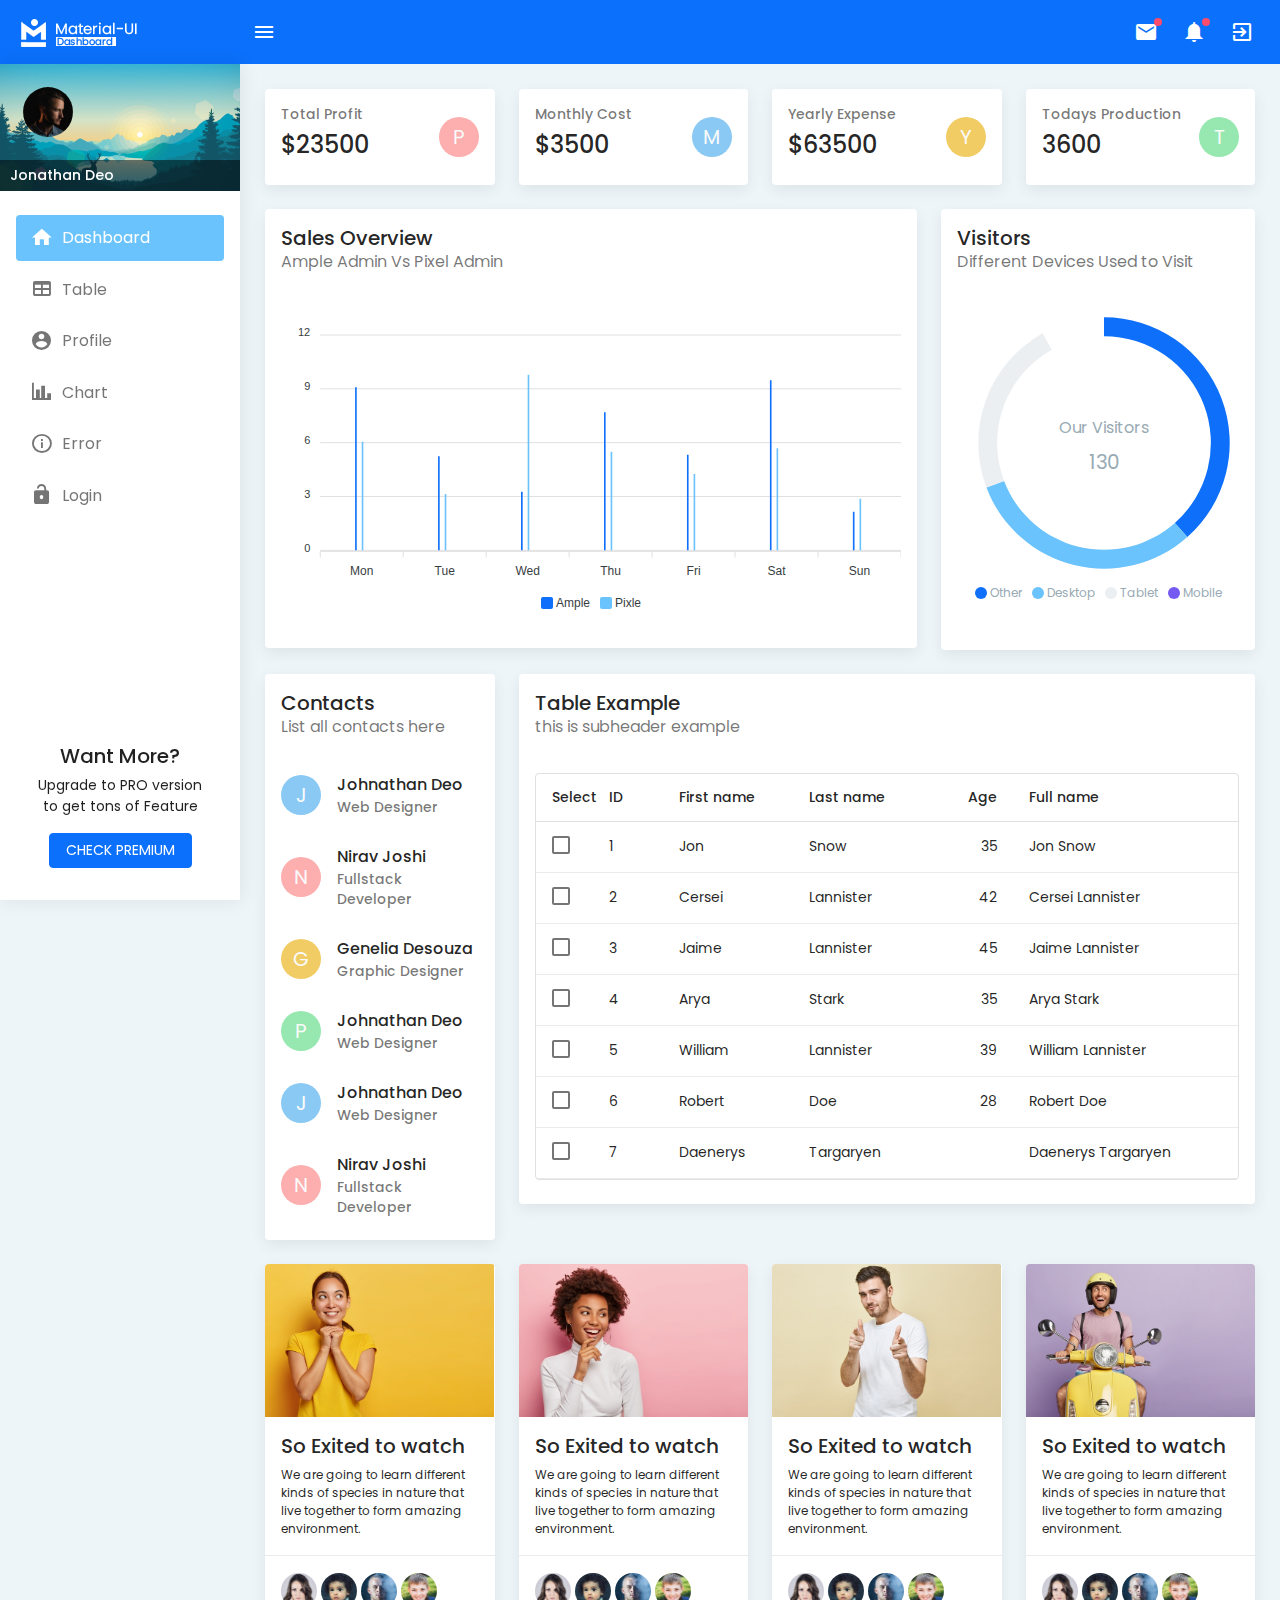
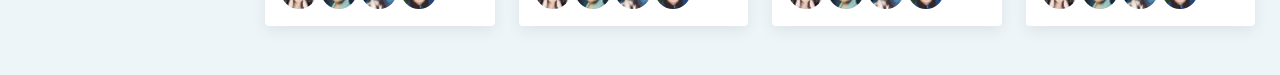
<file: index.html>
<!doctype html>
<html lang="en">
  <head>
    <!-- Required meta tags -->
    <meta charset="utf-8">
    <meta name="viewport" content="width=device-width, initial-scale=1">

    <!-- Css file -->
    <link rel="stylesheet" href="./css/style.css">
    <link rel="stylesheet" href="./apexcharts-bundle/dist/apexcharts.css">
    <title>Material-Ui Dashboard Free Bootstrap App - by Wrappixel</title>
  </head>
  <body>

    <!-- Header Start -->
    <header class="top-navbar">
      <nav class="navbar navbar-expand navbar-light">
        <div class="navbar-header">

          <!-- navbar logo -->
          <a class="navbar-brand" href="index.html">
            <span>
              <img src="./images/logo-light-icon.png" alt="light icon">
            </span>
            <span class="logo-text d-none d-xl-inline">
              <img src="./images/logo-light-text.png" alt="light text">
            </span>
          </a>
        </div>

        <!-- collapse button -->
        <button class="navbar-toggler shadow-none border-0" type="button" data-bs-toggle="collapse" data-bs-target="#navbarSupportedContent"
        aria-controls="navbarSupportedContent" aria-expanded="false" aria-label="Toggle navigation">
        <i class=" fas fa-ellipsis-h"></i>
        </button>

        <!-- navbar items -->
        <div class="collapse navbar-collapse" id="navbarSupportedContent">
          <ul class="navbar-nav me-auto toggle-minimize">
            <li class="nav-item">
              <a class="nav-link active" aria-current="page" href="#"><i class="mdi mdi-menu"></i></a>
            </li>
          </ul>
          <ul class="navbar-nav">
            <li class="nav-item dropdown">
              <a class="nav-link dropdown-toggle" href="#" id="navbarDropdown" role="button" data-bs-toggle="dropdown"
                aria-expanded="false">
                <i class="mdi mdi-email"></i>
                <div class="notify">
                  <span class="point"></span>
                </div>
              </a>
              <ul class="dropdown-menu" aria-labelledby="navbarDropdown"></ul>
            </li>
            <li class="nav-item dropdown">
              <a class="nav-link dropdown-toggle" href="#" id="navbarDropdown" role="button" data-bs-toggle="dropdown"
                aria-expanded="false">
                <i class="mdi mdi-bell"></i>
                <div class="notify">
                  <span class="point"></span>
                </div>
              </a>
              <ul class="dropdown-menu" aria-labelledby="navbarDropdown"></ul>
            </li>
            <li class="nav-item">
              <a class="nav-link active" aria-current="page" href="#"><i class="mdi mdi-login-variant"></i></a>
            </li>
          </ul>
        </div>
      </nav>
    </header>
    <!-- Header End -->

    <!-- Left sidebar Start-->
    <aside class="left-sidebar">
      <div class="scroll-sidebar">
        <div class="user-profile">
          <div class="profile-img">
            <img class="img-fluid rounded-circle" src="./images/users/user_1.png" alt="user 1">
          </div>
          <div class="profile-text dropdown">
            <a class="dropdown-toggle text-white d-flex align-items-center justify-content-between" href="#" role="button" id="dropdownMenuLink" data-bs-toggle="dropdown" aria-expanded="false">
              <span>Jonathan Deo</span> 
              <i class="fas fa-angle-down "></i>
            </a>
            <ul class="dropdown-menu" aria-labelledby="dropdownMenuLink">
              <li><a class="dropdown-item" href="#">Profile</a></li>
              <li><a class="dropdown-item" href="#">My account</a></li>
              <li><a class="dropdown-item" href="#">Logout</a></li>
            </ul>
          </div>
        </div>

        <nav class="sidebar-nav"> 
          <ul>
            <li class="sidebar-item">
              <a href="index.html" class="sidebar-link active">
                <i class="mdi mdi-home"></i>
                <span class="hide-menu">Dashboard</span>
              </a>
            </li>
            <li class="sidebar-item">
              <a href="table.html" class="sidebar-link">
                <i class="mdi mdi-table"></i>
                <span class="hide-menu">Table</span>
              </a>
            </li>
            <li class="sidebar-item">
              <a href="profile.html" class="sidebar-link">
                <i class="mdi mdi-account-circle"></i>
                <span class="hide-menu">Profile</span>
              </a>
            </li>
            <li class="sidebar-item">
              <a href="chart.html" class="sidebar-link">
                <i class="mdi mdi-chart-bar"></i>
                <span class="hide-menu">Chart</span>
              </a>
            </li>
            <li class="sidebar-item">
              <a href="error.html" class="sidebar-link">
                <i class="mdi mdi-information-outline"></i>
                <span class="hide-menu">Error</span>
              </a>
            </li>
            <li class="sidebar-item">
              <a href="login.html" class="sidebar-link">
                <i class="mdi mdi-lock-open"></i>
                <span class="hide-menu">Login</span>
              </a>
            </li>
          </ul>
        </nav>
        <div class="flex-grow-1"></div>
        <div class="feature-box text-center">
          <h4>Want More?</h4>
          <p>Upgrade to PRO version to get tons of Feature</p>
          <button class="btn btn-primary mt-3">Check Premium</button>
        </div>
      </div>
    </aside>
    <!-- left sidebar End -->

    <div class="main-wrapper">
      <div class="container-fluid">
        <div class="row">
          <!-- column -->
          <div class="col-lg-3 col-sm-6">
            <div class="card">
              <div class="card-body">
                <div class="d-flex justify-content-between align-items-center">
                  <div>
                    <h6 class="text-secondary">Total Profit</h6>
                    <h3>$23500</h3>
                  </div>
                  <div class="rounded bg-pink rounded-circle text-center">P</div>
                </div>
              </div>
            </div>
          </div>
          <!-- column -->
          <div class="col-lg-3 col-sm-6">
            <div class="card">
              <div class="card-body">
                <div class="d-flex justify-content-between align-items-center">
                  <div>
                    <h6 class="text-secondary">Monthly Cost</h6>
                    <h3>$3500</h3>
                  </div>
                  <div class="rounded bg-info rounded-circle text-center">M</div>
                </div>
              </div>
            </div>
          </div>
          <!-- column -->
          <div class="col-lg-3 col-sm-6">
            <div class="card">
              <div class="card-body">
                <div class="d-flex justify-content-between align-items-center">
                  <div>
                    <h6 class="text-secondary">Yearly Expense</h6>
                    <h3>$63500</h3>
                  </div>
                  <div class="rounded bg-warning rounded-circle text-center">Y</div>
                </div>
              </div>
            </div>
          </div>
          <!-- column -->
          <div class="col-lg-3 col-sm-6">
            <div class="card">
              <div class="card-body">
                <div class="d-flex justify-content-between align-items-center">
                  <div>
                    <h6 class="text-secondary">Todays Production</h6>
                    <h3>3600</h3>
                  </div>
                  <div class="rounded bg-success rounded-circle text-center">T</div>
                </div>
              </div>
            </div>
          </div>
        </div>

        <div class="row">
          <div class="col-lg-8">
            <!-- Sales Overview Start -->
            <div class="card">
              <div class="card-body">
                <h4 class="card-title">Sales Overview</h4>
                <p class="card-subtitle">Ample Admin Vs Pixel Admin</p>
              </div>
              <div class="card-body">
                  <div id="sales-overview"></div>
              </div>
            </div>
            <!-- Sales Overview End -->
          </div>
          <div class="col-lg-4">
            <!-- Visitors Start -->
            <div class="card">
              <div class="card-body">
                <h4 class="card-title">Visitors</h4>
                <p class="card-subtitle">Different Devices Used to Visit</p>
              </div>
              <div class="card-body" style="height:359px;">
                <div id="visitors"></div>
              </div>
            </div>
            <!-- Visitors End -->
          </div>
        </div>

        <div class="row">
          <div class="col-lg-3">
            <!-- Contacts Start -->
            <div class="card contacts">
              <div class="card-body">
                <h4 class="card-title">Contacts</h4>
                <p class="card-subtitle">List all contacts here</p>
              </div>
              <div class="card-body">
                <div class="d-flex align-items-center">
                  <div class="me-3">
                    <div class="rounded bg-info rounded-circle text-center">J</div>
                  </div>
                  <div>
                    <h5>Johnathan Deo</h5>
                    <h6 class="text-secondary">Web Designer</h6>
                  </div>
                </div>
                <div class="d-flex align-items-center">
                  <div class="me-3">
                    <div class="rounded bg-pink rounded-circle text-center">N</div>
                  </div>
                  <div>
                    <h5>Nirav Joshi</h5>
                    <h6 class="text-secondary">Fullstack Developer</h6>
                  </div>
                </div>
                <div class="d-flex align-items-center">
                  <div class="me-3">
                    <div class="rounded bg-warning rounded-circle text-center">G</div>
                  </div>
                  <div>
                    <h5>Genelia Desouza</h5>
                    <h6 class="text-secondary">Graphic Designer</h6>
                  </div>
                </div>
                <div class="d-flex align-items-center">
                  <div class="me-3">
                    <div class="rounded bg-success rounded-circle text-center">P</div>
                  </div>
                  <div>
                    <h5>Johnathan Deo</h5>
                    <h6 class="text-secondary">Web Designer</h6>
                  </div>
                </div>
                <div class="d-flex align-items-center">
                  <div class="me-3">
                    <div class="rounded bg-info rounded-circle text-center">J</div>
                  </div>
                  <div>
                    <h5>Johnathan Deo</h5>
                    <h6 class="text-secondary">Web Designer</h6>
                  </div>
                </div>
                <div class="d-flex align-items-center">
                  <div class="me-3">
                    <div class="rounded bg-pink rounded-circle text-center">N</div>
                  </div>
                  <div>
                    <h5>Nirav Joshi</h5>
                    <h6 class="text-secondary">Fullstack Developer</h6>
                  </div>
                </div>
              </div>
            </div>
            <!-- Contacts End -->
          </div>

          <div class="col-lg-9">
            <!-- Table Example Start -->
            <div class="card">
              <div class="card-body">
                <h4 class="card-title">Table Example</h4>
                <p class="card-subtitle">this is subheader example</p>
              </div>
              <div class="card-body">
                <div class="table-responsive fs-6">
                  <table class="table text-truncate">
                    <!-- Table Header Start-->
                    <thead>
                      <tr>
                        <th scope="col"><span class="fw-bold">Select</span></th>
                        <th scope="col"><span class="fw-bold">ID</span></th>
                        <th scope="col"><span class="fw-bold">First name</span></th>
                        <th scope="col"><span class="fw-bold">Last name</span></th>
                        <th scope="col"><span class="fw-bold">Age</span></th>
                        <th scope="col"><span class="fw-bold">Full name</span></th>
                        <th scope="col"><span class="fw-bold"></span></th>
                      </tr>
                    </thead>
                     <!-- Table Header End-->

                      <!-- Table Body Start-->
                    <tbody>
                      <tr>
                        <td scope="row">
                          <div class="form-check">
                            <input class="form-check-input" type="checkbox" value="" id="flexCheckChecked">
                            <label class="form-check-label" for="flexCheckChecked"></label>
                          </div>
                        </td>
                        <td><span class="fw-normal">1</span></td>
                        <td><span class="fw-normal">Jon</span></td>
                        <td><span class="fw-normal">Snow</span></td>
                        <td><span class="fw-normal">35</span></td>
                        <td><span class="fw-normal">Jon Snow</span></td>
                        <td><span class="fw-normal"></span></td>
                      </tr>
                      <tr>
                        <td scope="row">
                          <div class="form-check">
                            <input class="form-check-input" type="checkbox" value="" id="flexCheckChecked">
                            <label class="form-check-label" for="flexCheckChecked"></label>
                          </div>
                        </td>
                        <td><span class="fw-normal">2</span></td>
                        <td><span class="fw-normal">Cersei</span></td>
                        <td><span class="fw-normal">Lannister</span></td>
                        <td><span class="fw-normal">42</span></td>
                        <td><span class="fw-normal">Cersei Lannister</span></td>
                        <td><span class="fw-normal"></span></td>
                      </tr>
                      <tr>
                        <td scope="row">
                          <div class="form-check">
                            <input class="form-check-input" type="checkbox" value="" id="flexCheckChecked">
                            <label class="form-check-label" for="flexCheckChecked"></label>
                          </div>
                        </td>
                        <td><span class="fw-normal">3</span></td>
                        <td><span class="fw-normal">Jaime</span></td>
                        <td><span class="fw-normal">Lannister</span></td>
                        <td><span class="fw-normal">45</span></td>
                        <td><span class="fw-normal">Jaime Lannister</span></td>
                        <td><span class="fw-normal"></span></td>
                      </tr>
                      <tr>
                        <td scope="row">
                          <div class="form-check">
                            <input class="form-check-input" type="checkbox" value="" id="flexCheckChecked">
                            <label class="form-check-label" for="flexCheckChecked"></label>
                          </div>
                        </td>
                        <td><span class="fw-normal">4</span></td>
                        <td><span class="fw-normal">Arya</span></td>
                        <td><span class="fw-normal">Stark</span></td>
                        <td><span class="fw-normal">35</span></td>
                        <td><span class="fw-normal">Arya Stark</span></td>
                        <td><span class="fw-normal"></span></td>
                      </tr>
                      <tr>
                        <td scope="row">
                          <div class="form-check">
                            <input class="form-check-input" type="checkbox" value="" id="flexCheckChecked">
                            <label class="form-check-label" for="flexCheckChecked"></label>
                          </div>
                        </td>
                        <td><span class="fw-normal">5</span></td>
                        <td><span class="fw-normal">William</span></td>
                        <td><span class="fw-normal">Lannister</span></td>
                        <td><span class="fw-normal">39</span></td>
                        <td><span class="fw-normal">William Lannister</span></td>
                        <td><span class="fw-normal"></span></td>
                      </tr>
                      <tr>
                        <td scope="row">
                          <div class="form-check">
                            <input class="form-check-input" type="checkbox" value="" id="flexCheckChecked">
                            <label class="form-check-label" for="flexCheckChecked"></label>
                          </div>
                        </td>
                        <td><span class="fw-normal">6</span></td>
                        <td><span class="fw-normal">Robert</span></td>
                        <td><span class="fw-normal">Doe</span></td>
                        <td><span class="fw-normal">28</span></td>
                        <td><span class="fw-normal">Robert Doe</span></td>
                        <td><span class="fw-normal"></span></td>
                      </tr>
                      <tr>
                        <td scope="row">
                          <div class="form-check">
                            <input class="form-check-input" type="checkbox" value="" id="flexCheckChecked">
                            <label class="form-check-label" for="flexCheckChecked"></label>
                          </div>
                        </td>
                        <td><span class="fw-normal">7</span></td>
                        <td><span class="fw-normal">Daenerys</span></td>
                        <td><span class="fw-normal">Targaryen</span></td>
                        <td><span class="fw-normal"></span></td>
                        <td><span class="fw-normal">Daenerys Targaryen</span></td>
                        <td><span class="fw-normal"></span></td>
                      </tr>
                    </tbody>
                     <!-- Table Body End-->
                  </table>
                </div>
              </div>
            </div>
            <!-- Table Example End -->
          </div>
        </div>

        <div class="row">
          <!-- column -->
          <div class="col-lg-3 col-sm-6">
            <div class="card img-box">
              <div><img class="img-fluid" src="./images/backgrounds/u1.jpg" alt="u1"></div>
              <div class="card-body border-bottom">
                <h4 class="card-title mb-2">So Exited to watch</h4>
                <p>We are going to learn different kinds of species in nature that live together to form amazing environment.</p>
              </div>
              <div class="card-body">
                <div class="d-flex">
                  <div><img class="rounded rounded-circle" src="./images/users/user_2.jpg" alt="user 2"></div>
                  <div><img class="rounded rounded-circle" src="./images/users/user_3.jpg" alt="user 3"></div>
                  <div><img class="rounded rounded-circle" src="./images/users/user_4.jpg" alt="user 4"></div>
                  <div><img class="rounded rounded-circle" src="./images/users/user_5.jpg" alt="user 5"></div>
                </div>
              </div>
            </div>
          </div>
          <!-- column -->
          <div class="col-lg-3 col-sm-6">
            <div class="card img-box">
              <div><img class="img-fluid" src="./images/backgrounds/u2.jpg" alt="u2"></div>
              <div class="card-body border-bottom">
                <h4 class="card-title mb-2">So Exited to watch</h4>
                <p>We are going to learn different kinds of species in nature that live together to form amazing environment.</p>
              </div>
              <div class="card-body">
                <div class="d-flex">
                  <div><img class="rounded rounded-circle" src="./images/users/user_2.jpg" alt="user 2"></div>
                  <div><img class="rounded rounded-circle" src="./images/users/user_3.jpg" alt="user 3"></div>
                  <div><img class="rounded rounded-circle" src="./images/users/user_4.jpg" alt="user 4"></div>
                  <div><img class="rounded rounded-circle" src="./images/users/user_5.jpg" alt="user 5"></div>
                </div>
              </div>
            </div>
          </div>
          <!-- column -->
          <div class="col-lg-3 col-sm-6">
            <div class="card img-box">
              <div><img class="img-fluid" src="./images/backgrounds/u3.jpg" alt="u3"></div>
              <div class="card-body border-bottom">
                <h4 class="card-title mb-2">So Exited to watch</h4>
                <p>We are going to learn different kinds of species in nature that live together to form amazing environment.</p>
              </div>
              <div class="card-body">
                <div class="d-flex">
                  <div><img class="rounded rounded-circle" src="./images/users/user_2.jpg" alt="user 2"></div>
                  <div><img class="rounded rounded-circle" src="./images/users/user_3.jpg" alt="user 3"></div>
                  <div><img class="rounded rounded-circle" src="./images/users/user_4.jpg" alt="user 4"></div>
                  <div><img class="rounded rounded-circle" src="./images/users/user_5.jpg" alt="user 5"></div>
                </div>
              </div>
            </div>
          </div>
          <!-- column -->
          <div class="col-lg-3 col-sm-6">
            <div class="card img-box">
              <div><img class="img-fluid" src="./images/backgrounds/u4.jpg" alt="u4"></div>
              <div class="card-body border-bottom">
                <h4 class="card-title mb-2">So Exited to watch</h4>
                <p>We are going to learn different kinds of species in nature that live together to form amazing environment.</p>
              </div>
              <div class="card-body">
                <div class="d-flex">
                  <div><img class="rounded rounded-circle" src="./images/users/user_2.jpg" alt="user 2"></div>
                  <div><img class="rounded rounded-circle" src="./images/users/user_3.jpg" alt="user 3"></div>
                  <div><img class="rounded rounded-circle" src="./images/users/user_4.jpg" alt="user 4"></div>
                  <div><img class="rounded rounded-circle" src="./images/users/user_5.jpg" alt="user 5"></div>
                </div>
              </div>
            </div>
          </div>
        </div>
      </div>
    </div>

    <!-- Required js file -->
    <script src="./js/jquery.min.js"></script>
    <script src="./js/bootstrap.bundle.min.js"></script>
    <script src="./apexcharts-bundle/dist/apexcharts.min.js"></script>
    <script src="./js/dashboard1.js"></script>
    <script src="./js/custom.js"></script>
    
  </body>
</html>
</file>
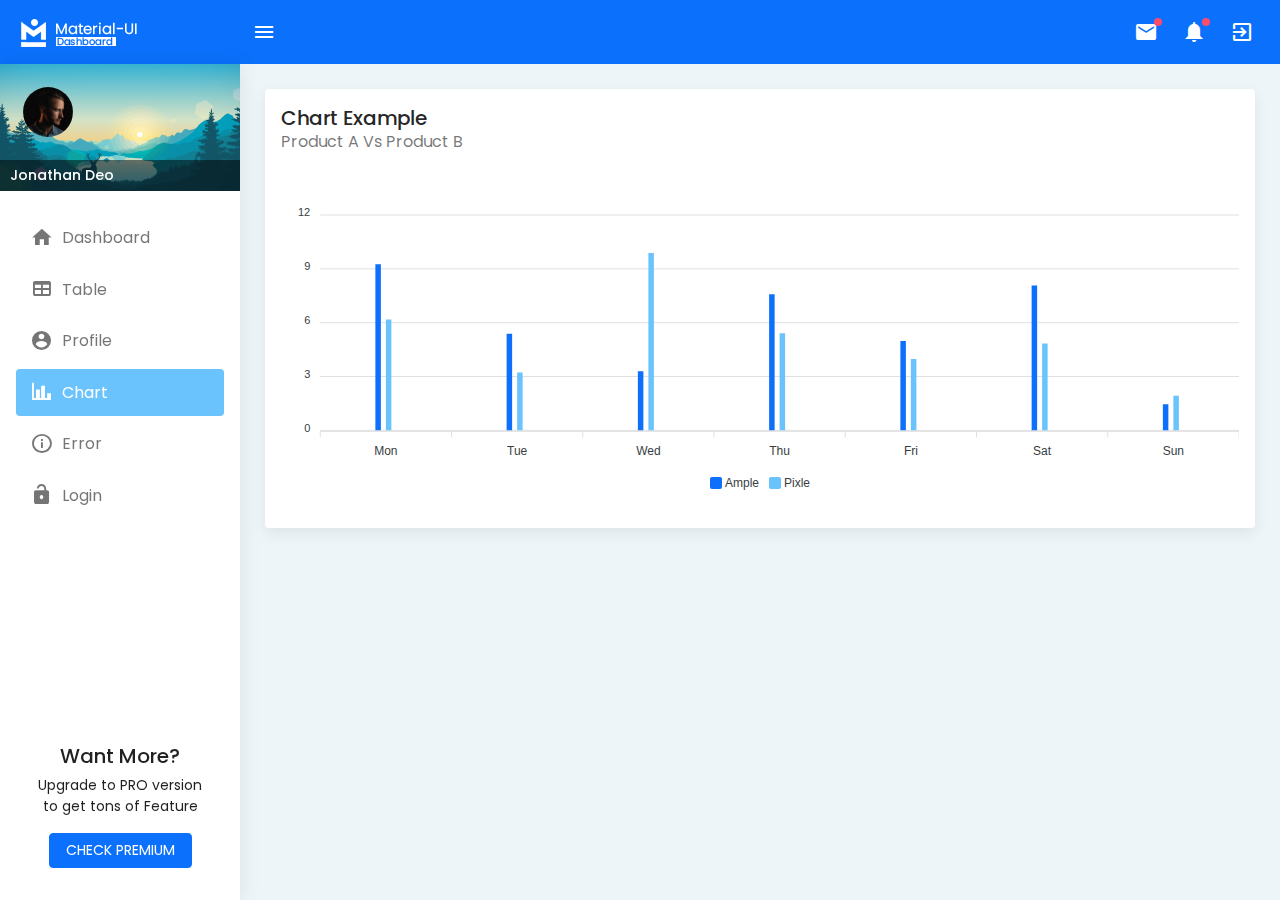
<file: chart.html>
<!doctype html>
<html lang="en">
  <head>
    <!-- Required meta tags -->
    <meta charset="utf-8">
    <meta name="viewport" content="width=device-width, initial-scale=1">

    <!-- Css file -->
    <link rel="stylesheet" href="./css/style.css">
    <link rel="stylesheet" href="./apexcharts-bundle/dist/apexcharts.css">
    <title>Material-Ui Dashboard Free Bootstrap App - by Wrappixel</title>
  </head>
  <body>

    <!-- Header start -->
    <header class="top-navbar">
      <nav class="navbar navbar-expand navbar-light">
        <div class="navbar-header">

          <!-- navbar logo -->
          <a class="navbar-brand" href="index.html">
            <span>
              <img src="./images/logo-light-icon.png" alt="light icon">
            </span>
            <span class="logo-text d-none d-xl-inline">
              <img src="./images/logo-light-text.png" alt="light text">
            </span>
          </a>
        </div>

        <!-- collapse button -->
        <button class="navbar-toggler shadow-none border-0" type="button" data-bs-toggle="collapse" data-bs-target="#navbarSupportedContent"
        aria-controls="navbarSupportedContent" aria-expanded="false" aria-label="Toggle navigation">
        <i class=" fas fa-ellipsis-h"></i>
        </button>

        <!-- navbar items -->
        <div class="collapse navbar-collapse" id="navbarSupportedContent">
          <ul class="navbar-nav me-auto toggle-minimize">
            <li class="nav-item">
              <a class="nav-link active" aria-current="page" href="#"><i class="mdi mdi-menu"></i></a>
            </li>
          </ul>
          <ul class="navbar-nav">
            <li class="nav-item dropdown">
              <a class="nav-link dropdown-toggle" href="#" id="navbarDropdown" role="button" data-bs-toggle="dropdown"
                aria-expanded="false">
                <i class="mdi mdi-email"></i>
                <div class="notify">
                  <span class="point"></span>
                </div>
              </a>
              <ul class="dropdown-menu" aria-labelledby="navbarDropdown"></ul>
            </li>
            <li class="nav-item dropdown">
              <a class="nav-link dropdown-toggle" href="#" id="navbarDropdown" role="button" data-bs-toggle="dropdown"
                aria-expanded="false">
                <i class="mdi mdi-bell"></i>
                <div class="notify">
                  <span class="point"></span>
                </div>
              </a>
              <ul class="dropdown-menu" aria-labelledby="navbarDropdown"></ul>
            </li>
            <li class="nav-item">
              <a class="nav-link active" aria-current="page" href="#"><i class="mdi mdi-login-variant"></i></a>
            </li>
          </ul>
        </div>
      </nav>
    </header>
    <!-- Header end -->

    <!-- Left sidebar start-->
    <aside class="left-sidebar">
      <div class="scroll-sidebar">
        <div class="user-profile">
          <div class="profile-img">
            <img class="img-fluid rounded-circle" src="./images/users/user_1.png" alt="user 1">
          </div>
          <div class="profile-text dropdown">
            <a class="dropdown-toggle text-white d-flex align-items-center justify-content-between" href="#" role="button" id="dropdownMenuLink" data-bs-toggle="dropdown" aria-expanded="false">
              <span>Jonathan Deo</span> 
              <i class="fas fa-angle-down "></i>
            </a>
            <ul class="dropdown-menu" aria-labelledby="dropdownMenuLink">
              <li><a class="dropdown-item" href="#">Profile</a></li>
              <li><a class="dropdown-item" href="#">My account</a></li>
              <li><a class="dropdown-item" href="#">Logout</a></li>
            </ul>
          </div>
        </div>

        <nav class="sidebar-nav"> 
          <ul>
            <li class="sidebar-item">
              <a href="index.html" class="sidebar-link">
                <i class="mdi mdi-home"></i>
                <span class="hide-menu">Dashboard</span>
              </a>
            </li>
            <li class="sidebar-item">
              <a href="table.html" class="sidebar-link">
                <i class="mdi mdi-table"></i>
                <span class="hide-menu">Table</span>
              </a>
            </li>
            <li class="sidebar-item">
              <a href="profile.html" class="sidebar-link">
                <i class="mdi mdi-account-circle"></i>
                <span class="hide-menu">Profile</span>
              </a>
            </li>
            <li class="sidebar-item">
              <a href="chart.html" class="sidebar-link active">
                <i class="mdi mdi-chart-bar"></i>
                <span class="hide-menu">Chart</span>
              </a>
            </li>
            <li class="sidebar-item">
              <a href="error.html" class="sidebar-link">
                <i class="mdi mdi-information-outline"></i>
                <span class="hide-menu">Error</span>
              </a>
            </li>
            <li class="sidebar-item">
              <a href="login.html" class="sidebar-link">
                <i class="mdi mdi-lock-open"></i>
                <span class="hide-menu">Login</span>
              </a>
            </li>
          </ul>
        </nav>
        <div class="flex-grow-1"></div>
        <div class="feature-box text-center">
          <h4>Want More?</h4>
          <p>Upgrade to PRO version to get tons of Feature</p>
          <button class="btn btn-primary mt-3">Check Premium</button>
        </div>
      </div>
    </aside>
    <!-- left sidebar end -->

    <div class="main-wrapper">
      <div class="container-fluid">
        <div class="row">
          <div class="col-12">
            <!-- Chart Example Start -->
            <div class="card">
              <div class="card-body">
                <h4 class="card-title">Chart Example</h4>
                <p class="card-subtitle">Product A Vs Product B</p>
              </div>
              <div class="card-body">
                  <div id="sales-overview"></div>
              </div>
            </div>
            <!-- Chart Example End -->
          </div>
        </div>
      </div>
    </div>

    <!-- Required js file -->
    <script src="./js/jquery.min.js"></script>
    <script src="./js/bootstrap.bundle.min.js"></script>
    <script src="./apexcharts-bundle/dist/apexcharts.min.js"></script>
    <script src="./js/chart-example.js"></script>
    <script src="./js/custom.js"></script>
    
  </body>
</html>
</file>
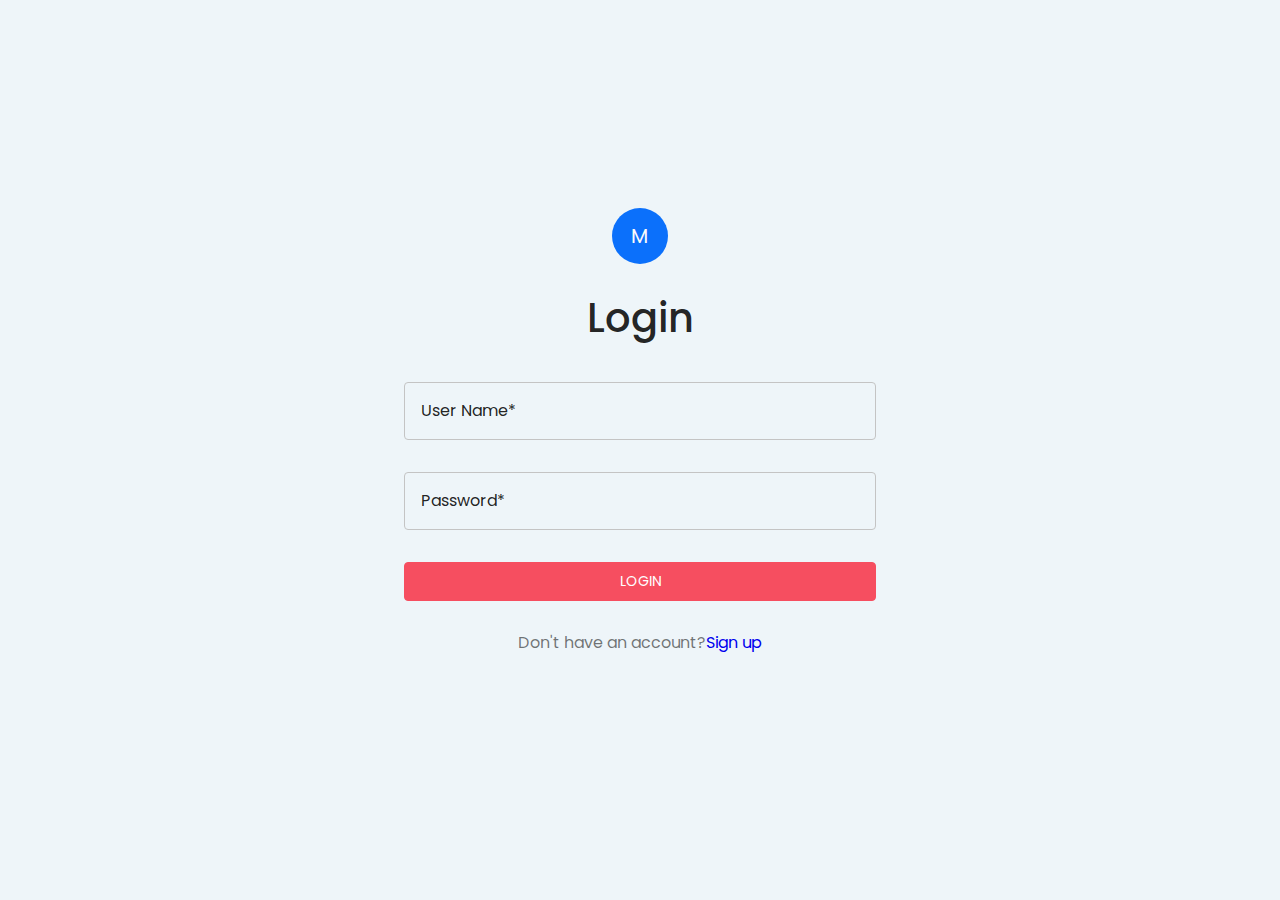
<file: login.html>
<!DOCTYPE html>
<html lang="en">

<head>
  <!-- Required meta tags -->
  <meta charset="utf-8" />
  <meta name="viewport" content="width=device-width, initial-scale=1" />

  <!-- Css file -->
  <link rel="stylesheet" href="./css/style.css" />
  <title>Material-Ui Dashboard Free Bootstrap App - by Wrappixel</title>
</head>

<body>
  <div class="page">
    <div class="rounded rounded-circle bg-primary text-center">M</div>
    <h4>Login</h4>
    <form>
      <div class="profile-input">
        <div class="form-floating">
          <input type="user name" class="form-control" id="floatingInput" placeholder="User Name">
          <label for="floatingInput">User Name*</label>
        </div>
      </div>
      <div class="profile-input">
        <div class="form-floating">
          <input type="password" class="form-control" id="floatingInput" placeholder="Password">
          <label for="floatingInput">Password*</label>
        </div>
      </div>
      <div class="profile-input">
        <button class="btn btn-danger w-100">Login</button>
      </div>
      <div class="profile-input">
        <h5 class="text-secondary fw-normal mb-0 text-center">Don't have an account?<a href="/index.html" class="text-indigo">Sign up</a></h5>
      </div>
    </form>
  </div>
  <!-- Required js file -->
  <script src="./js/jquery.min.js"></script>
  <script src="./js/bootstrap.bundle.min.js"></script>
</body>

</html>
</file>
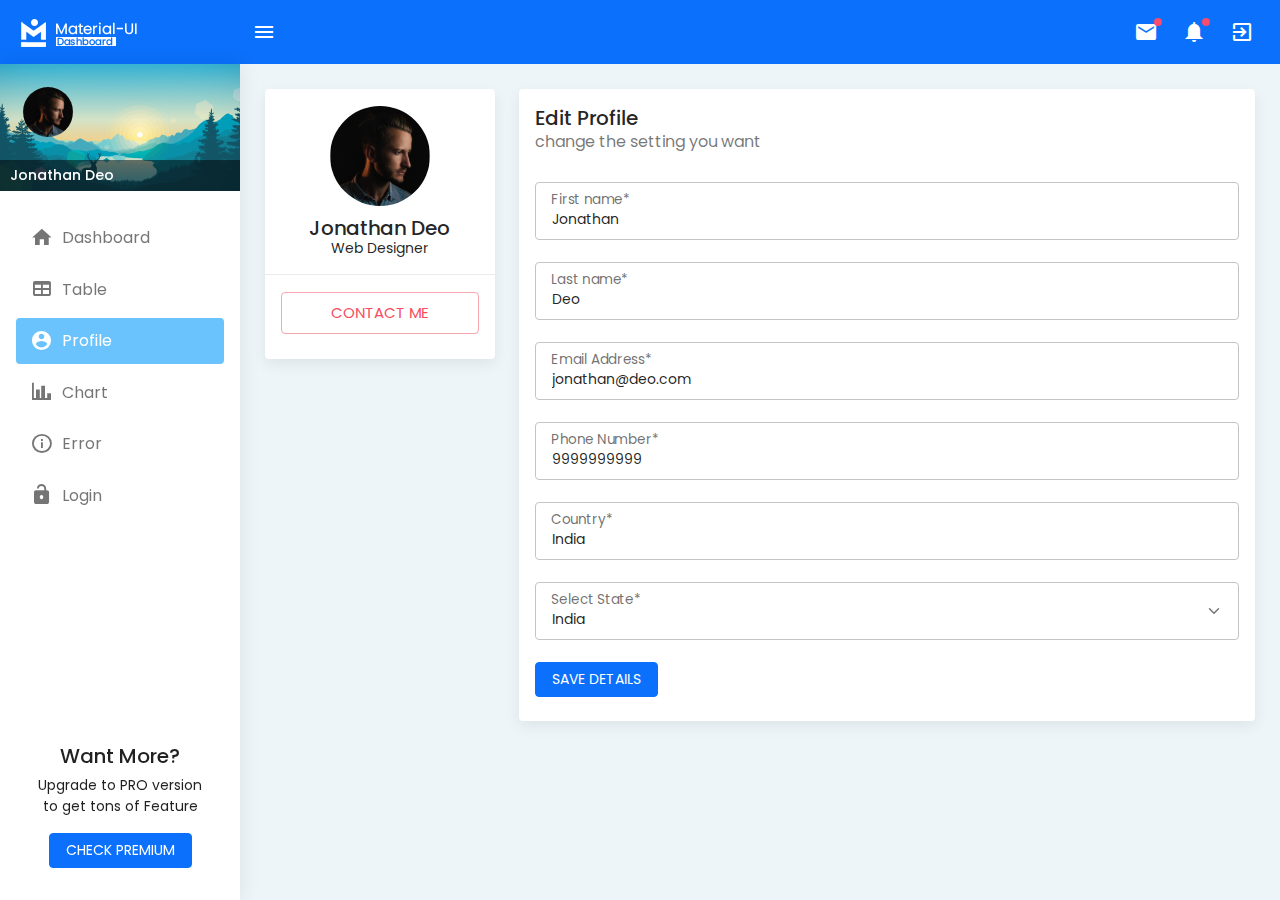
<file: profile.html>
<!DOCTYPE html>
<html lang="en">

<head>
  <!-- Required meta tags -->
  <meta charset="utf-8" />
  <meta name="viewport" content="width=device-width, initial-scale=1" />

  <!-- Css file -->
  <link rel="stylesheet" href="./css/style.css" />
  <title>Material-Ui Dashboard Free Bootstrap App - by Wrappixel</title>
</head>

<body>
  <!-- Header start -->
  <header class="top-navbar">
    <nav class="navbar navbar-expand navbar-light">
      <div class="navbar-header">

        <!-- navbar logo -->
        <a class="navbar-brand" href="index.html">
          <span>
            <img src="./images/logo-light-icon.png" alt="light icon">
          </span>
          <span class="logo-text d-none d-xl-inline">
            <img src="./images/logo-light-text.png" alt="light text">
          </span>
        </a>
      </div>

      <!-- collapse button -->
      <button class="navbar-toggler shadow-none border-0" type="button" data-bs-toggle="collapse" data-bs-target="#navbarSupportedContent"
      aria-controls="navbarSupportedContent" aria-expanded="false" aria-label="Toggle navigation">
      <i class=" fas fa-ellipsis-h"></i>
      </button>

      <!-- navbar items -->
      <div class="collapse navbar-collapse" id="navbarSupportedContent">
        <ul class="navbar-nav me-auto toggle-minimize">
          <li class="nav-item">
            <a class="nav-link active" aria-current="page" href="#"><i class="mdi mdi-menu"></i></a>
          </li>
        </ul>
        <ul class="navbar-nav">
          <li class="nav-item dropdown">
            <a class="nav-link dropdown-toggle" href="#" id="navbarDropdown" role="button" data-bs-toggle="dropdown"
              aria-expanded="false">
              <i class="mdi mdi-email"></i>
              <div class="notify">
                <span class="point"></span>
              </div>
            </a>
            <ul class="dropdown-menu" aria-labelledby="navbarDropdown"></ul>
          </li>
          <li class="nav-item dropdown">
            <a class="nav-link dropdown-toggle" href="#" id="navbarDropdown" role="button" data-bs-toggle="dropdown"
              aria-expanded="false">
              <i class="mdi mdi-bell"></i>
              <div class="notify">
                <span class="point"></span>
              </div>
            </a>
            <ul class="dropdown-menu" aria-labelledby="navbarDropdown"></ul>
          </li>
          <li class="nav-item">
            <a class="nav-link active" aria-current="page" href="#"><i class="mdi mdi-login-variant"></i></a>
          </li>
        </ul>
      </div>
    </nav>
  </header>
  <!-- Header end -->

  <!-- Left sidebar start-->
  <aside class="left-sidebar">
    <div class="scroll-sidebar">
      <div class="user-profile">
        <div class="profile-img">
          <img class="img-fluid rounded-circle" src="./images/users/user_1.png" alt="user 1" />
        </div>
        <div class="profile-text dropdown">
          <a class="dropdown-toggle text-white d-flex align-items-center justify-content-between" href="#" role="button"
            id="dropdownMenuLink" data-bs-toggle="dropdown" aria-expanded="false">
            <span>Jonathan Deo</span>
            <i class="fas fa-angle-down"></i>
          </a>
          <ul class="dropdown-menu" aria-labelledby="dropdownMenuLink">
            <li><a class="dropdown-item" href="#">Profile</a></li>
              <li><a class="dropdown-item" href="#">My account</a></li>
              <li><a class="dropdown-item" href="#">Logout</a></li>
          </ul>
        </div>
      </div>

      <nav class="sidebar-nav">
        <ul>
          <li class="sidebar-item">
            <a href="index.html" class="sidebar-link">
              <i class="mdi mdi-home"></i>
              <span class="hide-menu">Dashboard</span>
            </a>
          </li>
          <li class="sidebar-item">
            <a href="table.html" class="sidebar-link">
              <i class="mdi mdi-table"></i>
              <span class="hide-menu">Table</span>
            </a>
          </li>
          <li class="sidebar-item">
            <a href="profile.html" class="sidebar-link active">
              <i class="mdi mdi-account-circle"></i>
              <span class="hide-menu">Profile</span>
            </a>
          </li>
          <li class="sidebar-item">
            <a href="chart.html" class="sidebar-link">
              <i class="mdi mdi-chart-bar"></i>
              <span class="hide-menu">Chart</span>
            </a>
          </li>
          <li class="sidebar-item">
            <a href="error.html" class="sidebar-link">
              <i class="mdi mdi-information-outline"></i>
              <span class="hide-menu">Error</span>
            </a>
          </li>
          <li class="sidebar-item">
            <a href="login.html" class="sidebar-link">
              <i class="mdi mdi-lock-open"></i>
              <span class="hide-menu">Login</span>
            </a>
          </li>
        </ul>
      </nav>
      <div class="flex-grow-1"></div>
      <div class="feature-box text-center">
        <h4>Want More?</h4>
        <p>Upgrade to PRO version to get tons of Feature</p>
        <button class="btn btn-primary mt-3">Check Premium</button>
      </div>
    </div>
  </aside>
  <!-- left sidebar end -->

  <div class="main-wrapper">
    <div class="container-fluid">
      <div class="row">
        <div class="col-lg-3">
          <!-- User Profile Start -->
          <div class="card profile">
            <div class="card-body">
              <div><img class="rounded-circle rounded" src="./images/users/user_1.png" alt="user 1"></div>
              <h4 class="mb-0">Jonathan Deo</h4>
              <h6 class="fw-normal mb-0">Web Designer</h6>
            </div>
            <div class="card-body border-top">
              <button class="btn btn-outline-danger w-100">Contact me</button>
            </div>
          </div>
          <!-- User Profile End -->
        </div>
        <div class="col-lg-9">
          <!-- Edit Profile Start -->
          <div class="card">
            <div class="card-body">
              <h4 class="card-title">Edit Profile</h4>
              <p class="card-subtitle">change the setting you want</p>
            </div>
            <form>
              <!-- First name -->
              <div class="profile-input">
                <div class="form-floating">
                  <input type="first name" class="form-control" id="floatingInput" placeholder="First name"
                    value="Jonathan">
                  <label for="floatingInput">First name*</label>
                </div>
              </div>
              <!-- Last name -->
              <div class="profile-input">
                <div class="form-floating">
                  <input type="last name" class="form-control" id="floatingInput" placeholder="Last name" value="Deo">
                  <label for="floatingInput">Last name*</label>
                </div>
              </div>
              <!-- Email Address -->
              <div class="profile-input">
                <div class="form-floating">
                  <input type="email" class="form-control" id="floatingInput" placeholder="Email Address"
                    value="jonathan@deo.com">
                  <label for="floatingInput">Email Address*</label>
                </div>
              </div>
              <!-- Phone Number -->
              <div class="profile-input">
                <div class="form-floating">
                  <input type="phone number" class="form-control" id="floatingInput" placeholder="Phone Number"
                    value="9999999999">
                  <label for="floatingInput">Phone Number*</label>
                </div>
              </div>
              <!-- Country -->
              <div class="profile-input">
                <div class="form-floating">
                  <input type="country" class="form-control" id="floatingInput" placeholder="Country" value="India">
                  <label for="floatingInput">Country*</label>
                </div>
              </div>
              <!-- Select State -->
              <div class="profile-input">
                <div class="form-floating">
                  <select class="form-select" id="floatingSelect" aria-label="Floating label select example">
                    <option selected>India</option>
                    <option value="1">USA</option>
                    <option value="2">Canada</option>
                  </select>
                  <label for="floatingInput">Select State*</label>
                </div>
              </div>
              <!-- Save Details Button -->
              <div class="profile-input">
                <button class="btn btn-primary">Save details</button>
              </div>
            </form>
          </div>
          <!-- Edit Profile End -->
        </div>
      </div>
    </div>
  </div>

  <!-- Required js file -->
  <script src="./js/jquery.min.js"></script>
  <script src="./js/bootstrap.bundle.min.js"></script>
  <script src="./js/custom.js"></script>
</body>

</html>
</file>
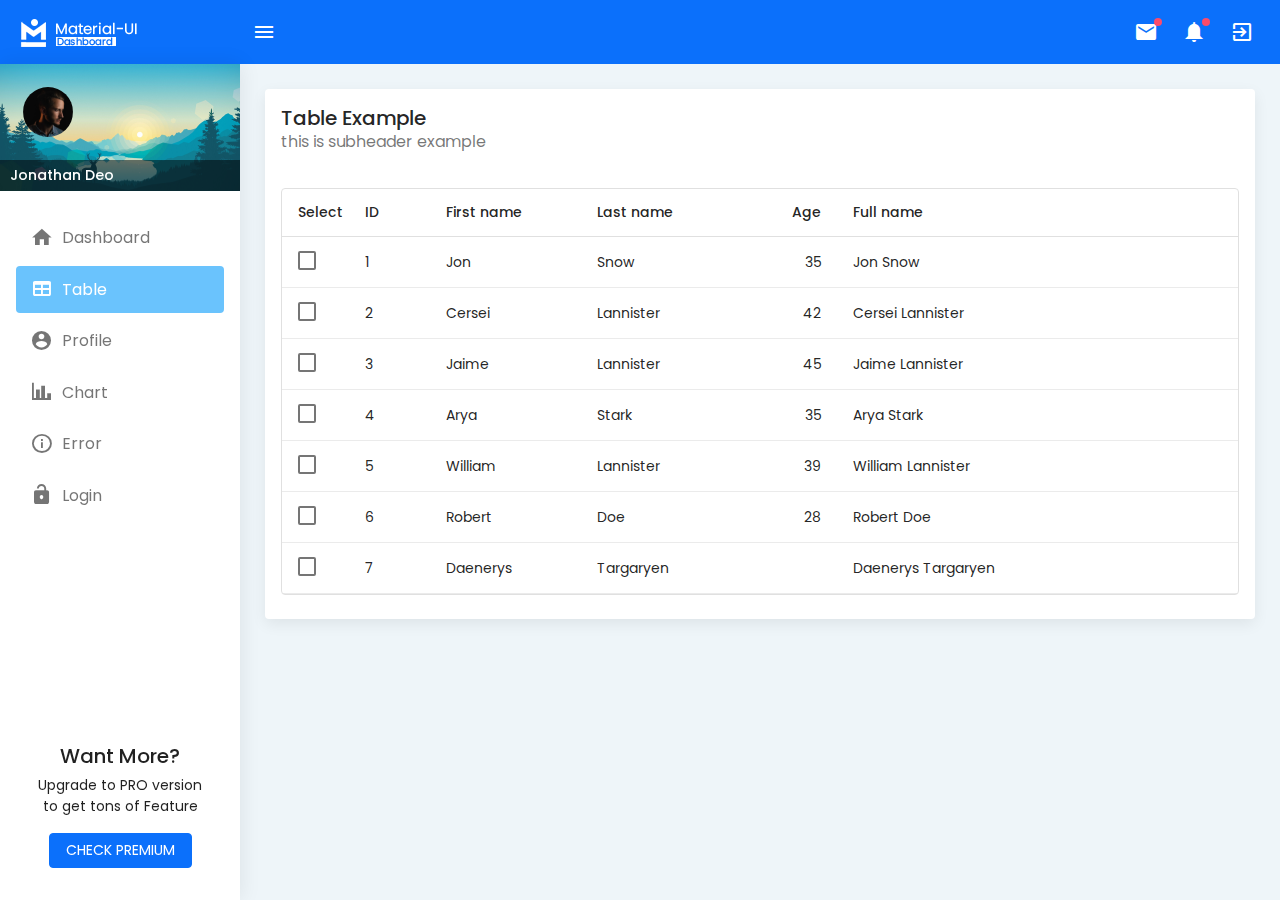
<file: table.html>
<!doctype html>
<html lang="en">
  <head>
    <!-- Required meta tags -->
    <meta charset="utf-8">
    <meta name="viewport" content="width=device-width, initial-scale=1">

    <!-- Css file -->
    <link rel="stylesheet" href="./css/style.css">
    <title>Material-Ui Dashboard Free Bootstrap App - by Wrappixel</title>
  </head>
  <body>

    <!-- Header start -->
    <header class="top-navbar">
      <nav class="navbar navbar-expand navbar-light">
        <div class="navbar-header">

          <!-- navbar logo -->
          <a class="navbar-brand" href="index.html">
            <span>
              <img src="./images/logo-light-icon.png" alt="light icon">
            </span>
            <span class="logo-text d-none d-xl-inline">
              <img src="./images/logo-light-text.png" alt="light text">
            </span>
          </a>
        </div>

        <!-- collapse button -->
        <button class="navbar-toggler shadow-none border-0" type="button" data-bs-toggle="collapse" data-bs-target="#navbarSupportedContent"
        aria-controls="navbarSupportedContent" aria-expanded="false" aria-label="Toggle navigation">
        <i class=" fas fa-ellipsis-h"></i>
        </button>

        <!-- navbar items -->
        <div class="collapse navbar-collapse" id="navbarSupportedContent">
          <ul class="navbar-nav me-auto toggle-minimize">
            <li class="nav-item">
              <a class="nav-link active" aria-current="page" href="#"><i class="mdi mdi-menu"></i></a>
            </li>
          </ul>
          <ul class="navbar-nav">
            <li class="nav-item dropdown">
              <a class="nav-link dropdown-toggle" href="#" id="navbarDropdown" role="button" data-bs-toggle="dropdown"
                aria-expanded="false">
                <i class="mdi mdi-email"></i>
                <div class="notify">
                  <span class="point"></span>
                </div>
              </a>
              <ul class="dropdown-menu" aria-labelledby="navbarDropdown"></ul>
            </li>
            <li class="nav-item dropdown">
              <a class="nav-link dropdown-toggle" href="#" id="navbarDropdown" role="button" data-bs-toggle="dropdown"
                aria-expanded="false">
                <i class="mdi mdi-bell"></i>
                <div class="notify">
                  <span class="point"></span>
                </div>
              </a>
              <ul class="dropdown-menu" aria-labelledby="navbarDropdown"></ul>
            </li>
            <li class="nav-item">
              <a class="nav-link active" aria-current="page" href="#"><i class="mdi mdi-login-variant"></i></a>
            </li>
          </ul>
        </div>
      </nav>
    </header>
    <!-- Header end -->

    <!-- Left sidebar start-->
    <aside class="left-sidebar">
      <div class="scroll-sidebar">
        <div class="user-profile">
          <div class="profile-img">
            <img class="img-fluid rounded-circle" src="./images/users/user_1.png" alt="user 1">
          </div>
          <div class="profile-text dropdown">
            <a class="dropdown-toggle text-white d-flex align-items-center justify-content-between" href="#" role="button" id="dropdownMenuLink" data-bs-toggle="dropdown" aria-expanded="false">
              <span>Jonathan Deo</span> 
              <i class="fas fa-angle-down "></i>
            </a>
            <ul class="dropdown-menu" aria-labelledby="dropdownMenuLink">
              <li><a class="dropdown-item" href="#">Profile</a></li>
              <li><a class="dropdown-item" href="#">My account</a></li>
              <li><a class="dropdown-item" href="#">Logout</a></li>
            </ul>
          </div>
        </div>

        <nav class="sidebar-nav"> 
          <ul>
            <li class="sidebar-item">
              <a href="index.html" class="sidebar-link">
                <i class="mdi mdi-home"></i>
                <span class="hide-menu">Dashboard</span>
              </a>
            </li>
            <li class="sidebar-item">
              <a href="table.html" class="sidebar-link active">
                <i class="mdi mdi-table"></i>
                <span class="hide-menu">Table</span>
              </a>
            </li>
            <li class="sidebar-item">
              <a href="profile.html" class="sidebar-link">
                <i class="mdi mdi-account-circle"></i>
                <span class="hide-menu">Profile</span>
              </a>
            </li>
            <li class="sidebar-item">
              <a href="chart.html" class="sidebar-link">
                <i class="mdi mdi-chart-bar"></i>
                <span class="hide-menu">Chart</span>
              </a>
            </li>
            <li class="sidebar-item">
              <a href="error.html" class="sidebar-link">
                <i class="mdi mdi-information-outline"></i>
                <span class="hide-menu">Error</span>
              </a>
            </li>
            <li class="sidebar-item">
              <a href="login.html" class="sidebar-link">
                <i class="mdi mdi-lock-open"></i>
                <span class="hide-menu">Login</span>
              </a>
            </li>
          </ul>
        </nav>
        <div class="flex-grow-1"></div>
        <div class="feature-box text-center">
          <h4>Want More?</h4>
          <p>Upgrade to PRO version to get tons of Feature</p>
          <button class="btn btn-primary mt-3">Check Premium</button>
        </div>
      </div>
    </aside>
    <!-- left sidebar end -->

    <div class="main-wrapper">
      <div class="container-fluid">
        <div class="row">
          <div class="col-12">
            <!-- Table Example Start -->
            <div class="card">
              <div class="card-body">
                <h4 class="card-title">Table Example</h4>
                <p class="card-subtitle">this is subheader example</p>
              </div>
              <div class="card-body">
                <div class="table-responsive fs-6">
                  <table class="table text-truncate">
                    <!-- Table Heading Start -->
                    <thead>
                      <tr>
                        <th scope="col"><span class="fw-bold">Select</span></th>
                        <th scope="col"><span class="fw-bold">ID</span></th>
                        <th scope="col"><span class="fw-bold">First name</span></th>
                        <th scope="col"><span class="fw-bold">Last name</span></th>
                        <th scope="col"><span class="fw-bold">Age</span></th>
                        <th scope="col"><span class="fw-bold">Full name</span></th>
                        <th scope="col"><span class="fw-bold"></span></th>
                      </tr>
                    </thead>
                    <!-- Table Heading End -->

                    <!-- Table Body Start -->
                    <tbody>
                      <tr>
                        <td scope="row">
                          <div class="form-check">
                            <input class="form-check-input" type="checkbox" value="" id="flexCheckChecked">
                            <label class="form-check-label" for="flexCheckChecked"></label>
                          </div>
                        </td>
                        <td><span class="fw-normal">1</span></td>
                        <td><span class="fw-normal">Jon</span></td>
                        <td><span class="fw-normal">Snow</span></td>
                        <td><span class="fw-normal">35</span></td>
                        <td><span class="fw-normal">Jon Snow</span></td>
                        <td><span class="fw-normal"></span></td>
                      </tr>
                      <tr>
                        <td scope="row">
                          <div class="form-check">
                            <input class="form-check-input" type="checkbox" value="" id="flexCheckChecked">
                            <label class="form-check-label" for="flexCheckChecked"></label>
                          </div>
                        </td>
                        <td><span class="fw-normal">2</span></td>
                        <td><span class="fw-normal">Cersei</span></td>
                        <td><span class="fw-normal">Lannister</span></td>
                        <td><span class="fw-normal">42</span></td>
                        <td><span class="fw-normal">Cersei Lannister</span></td>
                        <td><span class="fw-normal"></span></td>
                      </tr>
                      <tr>
                        <td scope="row">
                          <div class="form-check">
                            <input class="form-check-input" type="checkbox" value="" id="flexCheckChecked">
                            <label class="form-check-label" for="flexCheckChecked"></label>
                          </div>
                        </td>
                        <td><span class="fw-normal">3</span></td>
                        <td><span class="fw-normal">Jaime</span></td>
                        <td><span class="fw-normal">Lannister</span></td>
                        <td><span class="fw-normal">45</span></td>
                        <td><span class="fw-normal">Jaime Lannister</span></td>
                        <td><span class="fw-normal"></span></td>
                      </tr>
                      <tr>
                        <td scope="row">
                          <div class="form-check">
                            <input class="form-check-input" type="checkbox" value="" id="flexCheckChecked">
                            <label class="form-check-label" for="flexCheckChecked"></label>
                          </div>
                        </td>
                        <td><span class="fw-normal">4</span></td>
                        <td><span class="fw-normal">Arya</span></td>
                        <td><span class="fw-normal">Stark</span></td>
                        <td><span class="fw-normal">35</span></td>
                        <td><span class="fw-normal">Arya Stark</span></td>
                        <td><span class="fw-normal"></span></td>
                      </tr>
                      <tr>
                        <td scope="row">
                          <div class="form-check">
                            <input class="form-check-input" type="checkbox" value="" id="flexCheckChecked">
                            <label class="form-check-label" for="flexCheckChecked"></label>
                          </div>
                        </td>
                        <td><span class="fw-normal">5</span></td>
                        <td><span class="fw-normal">William</span></td>
                        <td><span class="fw-normal">Lannister</span></td>
                        <td><span class="fw-normal">39</span></td>
                        <td><span class="fw-normal">William Lannister</span></td>
                        <td><span class="fw-normal"></span></td>
                      </tr>
                      <tr>
                        <td scope="row">
                          <div class="form-check">
                            <input class="form-check-input" type="checkbox" value="" id="flexCheckChecked">
                            <label class="form-check-label" for="flexCheckChecked"></label>
                          </div>
                        </td>
                        <td><span class="fw-normal">6</span></td>
                        <td><span class="fw-normal">Robert</span></td>
                        <td><span class="fw-normal">Doe</span></td>
                        <td><span class="fw-normal">28</span></td>
                        <td><span class="fw-normal">Robert Doe</span></td>
                        <td><span class="fw-normal"></span></td>
                      </tr>
                      <tr>
                        <td scope="row">
                          <div class="form-check">
                            <input class="form-check-input" type="checkbox" value="" id="flexCheckChecked">
                            <label class="form-check-label" for="flexCheckChecked"></label>
                          </div>
                        </td>
                        <td><span class="fw-normal">7</span></td>
                        <td><span class="fw-normal">Daenerys</span></td>
                        <td><span class="fw-normal">Targaryen</span></td>
                        <td><span class="fw-normal"></span></td>
                        <td><span class="fw-normal">Daenerys Targaryen</span></td>
                        <td><span class="fw-normal"></span></td>
                      </tr>
                    </tbody>
                    <!-- Table Body End -->
                  </table>
                </div>
              </div>
            </div>
            <!-- Table Example End -->
          </div>
        </div>
      </div>
    </div>

    <!-- Required js file -->
    <script src="./js/jquery.min.js"></script>
    <script src="./js/bootstrap.bundle.min.js"></script>
    <script src="./js/custom.js"></script>
  </body>
</html>
</file>
<file: apexcharts-bundle/dist/apexcharts.css>
.apexcharts-canvas {
  position: relative;
  user-select: none;
  /* cannot give overflow: hidden as it will crop tooltips which overflow outside chart area */
}


/* scrollbar is not visible by default for legend, hence forcing the visibility */
.apexcharts-canvas ::-webkit-scrollbar {
  -webkit-appearance: none;
  width: 6px;
}

.apexcharts-canvas ::-webkit-scrollbar-thumb {
  border-radius: 4px;
  background-color: rgba(0, 0, 0, .5);
  box-shadow: 0 0 1px rgba(255, 255, 255, .5);
  -webkit-box-shadow: 0 0 1px rgba(255, 255, 255, .5);
}


.apexcharts-inner {
  position: relative;
}

.apexcharts-text tspan {
  font-family: inherit;
}

.legend-mouseover-inactive {
  transition: 0.15s ease all;
  opacity: 0.20;
}

.apexcharts-series-collapsed {
  opacity: 0;
}

.apexcharts-tooltip {
  border-radius: 5px;
  box-shadow: 2px 2px 6px -4px #999;
  cursor: default;
  font-size: 14px;
  left: 62px;
  opacity: 0;
  pointer-events: none;
  position: absolute;
  top: 20px;
  display: flex;
  flex-direction: column;
  overflow: hidden;
  white-space: nowrap;
  z-index: 12;
  transition: 0.15s ease all;
}

.apexcharts-tooltip.apexcharts-active {
  opacity: 1;
  transition: 0.15s ease all;
}

.apexcharts-tooltip.apexcharts-theme-light {
  border: 1px solid #e3e3e3;
  background: rgba(255, 255, 255, 0.96);
}

.apexcharts-tooltip.apexcharts-theme-dark {
  color: #fff;
  background: rgba(30, 30, 30, 0.8);
}

.apexcharts-tooltip * {
  font-family: inherit;
}


.apexcharts-tooltip-title {
  padding: 6px;
  font-size: 15px;
  margin-bottom: 4px;
}

.apexcharts-tooltip.apexcharts-theme-light .apexcharts-tooltip-title {
  background: #ECEFF1;
  border-bottom: 1px solid #ddd;
}

.apexcharts-tooltip.apexcharts-theme-dark .apexcharts-tooltip-title {
  background: rgba(0, 0, 0, 0.7);
  border-bottom: 1px solid #333;
}

.apexcharts-tooltip-text-value,
.apexcharts-tooltip-text-z-value {
  display: inline-block;
  font-weight: 600;
  margin-left: 5px;
}

.apexcharts-tooltip-text-z-label:empty,
.apexcharts-tooltip-text-z-value:empty {
  display: none;
}

.apexcharts-tooltip-text-value,
.apexcharts-tooltip-text-z-value {
  font-weight: 600;
}

.apexcharts-tooltip-marker {
  width: 12px;
  height: 12px;
  position: relative;
  top: 0px;
  margin-right: 10px;
  border-radius: 50%;
}

.apexcharts-tooltip-series-group {
  padding: 0 10px;
  display: none;
  text-align: left;
  justify-content: left;
  align-items: center;
}

.apexcharts-tooltip-series-group.apexcharts-active .apexcharts-tooltip-marker {
  opacity: 1;
}

.apexcharts-tooltip-series-group.apexcharts-active,
.apexcharts-tooltip-series-group:last-child {
  padding-bottom: 4px;
}

.apexcharts-tooltip-series-group-hidden {
  opacity: 0;
  height: 0;
  line-height: 0;
  padding: 0 !important;
}

.apexcharts-tooltip-y-group {
  padding: 6px 0 5px;
}

.apexcharts-tooltip-box, .apexcharts-custom-tooltip {
  padding: 4px 8px;
}

.apexcharts-tooltip-boxPlot {
  display: flex;
  flex-direction: column-reverse;
}

.apexcharts-tooltip-box>div {
  margin: 4px 0;
}

.apexcharts-tooltip-box span.value {
  font-weight: bold;
}

.apexcharts-tooltip-rangebar {
  padding: 5px 8px;
}

.apexcharts-tooltip-rangebar .category {
  font-weight: 600;
  color: #777;
}

.apexcharts-tooltip-rangebar .series-name {
  font-weight: bold;
  display: block;
  margin-bottom: 5px;
}

.apexcharts-xaxistooltip {
  opacity: 0;
  padding: 9px 10px;
  pointer-events: none;
  color: #373d3f;
  font-size: 13px;
  text-align: center;
  border-radius: 2px;
  position: absolute;
  z-index: 10;
  background: #ECEFF1;
  border: 1px solid #90A4AE;
  transition: 0.15s ease all;
}

.apexcharts-xaxistooltip.apexcharts-theme-dark {
  background: rgba(0, 0, 0, 0.7);
  border: 1px solid rgba(0, 0, 0, 0.5);
  color: #fff;
}

.apexcharts-xaxistooltip:after,
.apexcharts-xaxistooltip:before {
  left: 50%;
  border: solid transparent;
  content: " ";
  height: 0;
  width: 0;
  position: absolute;
  pointer-events: none;
}

.apexcharts-xaxistooltip:after {
  border-color: rgba(236, 239, 241, 0);
  border-width: 6px;
  margin-left: -6px;
}

.apexcharts-xaxistooltip:before {
  border-color: rgba(144, 164, 174, 0);
  border-width: 7px;
  margin-left: -7px;
}

.apexcharts-xaxistooltip-bottom:after,
.apexcharts-xaxistooltip-bottom:before {
  bottom: 100%;
}

.apexcharts-xaxistooltip-top:after,
.apexcharts-xaxistooltip-top:before {
  top: 100%;
}

.apexcharts-xaxistooltip-bottom:after {
  border-bottom-color: #ECEFF1;
}

.apexcharts-xaxistooltip-bottom:before {
  border-bottom-color: #90A4AE;
}

.apexcharts-xaxistooltip-bottom.apexcharts-theme-dark:after {
  border-bottom-color: rgba(0, 0, 0, 0.5);
}

.apexcharts-xaxistooltip-bottom.apexcharts-theme-dark:before {
  border-bottom-color: rgba(0, 0, 0, 0.5);
}

.apexcharts-xaxistooltip-top:after {
  border-top-color: #ECEFF1
}

.apexcharts-xaxistooltip-top:before {
  border-top-color: #90A4AE;
}

.apexcharts-xaxistooltip-top.apexcharts-theme-dark:after {
  border-top-color: rgba(0, 0, 0, 0.5);
}

.apexcharts-xaxistooltip-top.apexcharts-theme-dark:before {
  border-top-color: rgba(0, 0, 0, 0.5);
}

.apexcharts-xaxistooltip.apexcharts-active {
  opacity: 1;
  transition: 0.15s ease all;
}

.apexcharts-yaxistooltip {
  opacity: 0;
  padding: 4px 10px;
  pointer-events: none;
  color: #373d3f;
  font-size: 13px;
  text-align: center;
  border-radius: 2px;
  position: absolute;
  z-index: 10;
  background: #ECEFF1;
  border: 1px solid #90A4AE;
}

.apexcharts-yaxistooltip.apexcharts-theme-dark {
  background: rgba(0, 0, 0, 0.7);
  border: 1px solid rgba(0, 0, 0, 0.5);
  color: #fff;
}

.apexcharts-yaxistooltip:after,
.apexcharts-yaxistooltip:before {
  top: 50%;
  border: solid transparent;
  content: " ";
  height: 0;
  width: 0;
  position: absolute;
  pointer-events: none;
}

.apexcharts-yaxistooltip:after {
  border-color: rgba(236, 239, 241, 0);
  border-width: 6px;
  margin-top: -6px;
}

.apexcharts-yaxistooltip:before {
  border-color: rgba(144, 164, 174, 0);
  border-width: 7px;
  margin-top: -7px;
}

.apexcharts-yaxistooltip-left:after,
.apexcharts-yaxistooltip-left:before {
  left: 100%;
}

.apexcharts-yaxistooltip-right:after,
.apexcharts-yaxistooltip-right:before {
  right: 100%;
}

.apexcharts-yaxistooltip-left:after {
  border-left-color: #ECEFF1;
}

.apexcharts-yaxistooltip-left:before {
  border-left-color: #90A4AE;
}

.apexcharts-yaxistooltip-left.apexcharts-theme-dark:after {
  border-left-color: rgba(0, 0, 0, 0.5);
}

.apexcharts-yaxistooltip-left.apexcharts-theme-dark:before {
  border-left-color: rgba(0, 0, 0, 0.5);
}

.apexcharts-yaxistooltip-right:after {
  border-right-color: #ECEFF1;
}

.apexcharts-yaxistooltip-right:before {
  border-right-color: #90A4AE;
}

.apexcharts-yaxistooltip-right.apexcharts-theme-dark:after {
  border-right-color: rgba(0, 0, 0, 0.5);
}

.apexcharts-yaxistooltip-right.apexcharts-theme-dark:before {
  border-right-color: rgba(0, 0, 0, 0.5);
}

.apexcharts-yaxistooltip.apexcharts-active {
  opacity: 1;
}

.apexcharts-yaxistooltip-hidden {
  display: none;
}

.apexcharts-xcrosshairs,
.apexcharts-ycrosshairs {
  pointer-events: none;
  opacity: 0;
  transition: 0.15s ease all;
}

.apexcharts-xcrosshairs.apexcharts-active,
.apexcharts-ycrosshairs.apexcharts-active {
  opacity: 1;
  transition: 0.15s ease all;
}

.apexcharts-ycrosshairs-hidden {
  opacity: 0;
}

.apexcharts-selection-rect {
  cursor: move;
}

.svg_select_boundingRect, .svg_select_points_rot {
  pointer-events: none;
  opacity: 0;
  visibility: hidden;
}
.apexcharts-selection-rect + g .svg_select_boundingRect,
.apexcharts-selection-rect + g .svg_select_points_rot {
  opacity: 0;
  visibility: hidden;
}

.apexcharts-selection-rect + g .svg_select_points_l,
.apexcharts-selection-rect + g .svg_select_points_r {
  cursor: ew-resize;
  opacity: 1;
  visibility: visible;
}

.svg_select_points {
  fill: #efefef;
  stroke: #333;
  rx: 2;
}

.apexcharts-svg.apexcharts-zoomable.hovering-zoom {
  cursor: crosshair
}

.apexcharts-svg.apexcharts-zoomable.hovering-pan {
  cursor: move
}

.apexcharts-zoom-icon,
.apexcharts-zoomin-icon,
.apexcharts-zoomout-icon,
.apexcharts-reset-icon,
.apexcharts-pan-icon,
.apexcharts-selection-icon,
.apexcharts-menu-icon,
.apexcharts-toolbar-custom-icon {
  cursor: pointer;
  width: 20px;
  height: 20px;
  line-height: 24px;
  color: #6E8192;
  text-align: center;
}

.apexcharts-zoom-icon svg,
.apexcharts-zoomin-icon svg,
.apexcharts-zoomout-icon svg,
.apexcharts-reset-icon svg,
.apexcharts-menu-icon svg {
  fill: #6E8192;
}

.apexcharts-selection-icon svg {
  fill: #444;
  transform: scale(0.76)
}

.apexcharts-theme-dark .apexcharts-zoom-icon svg,
.apexcharts-theme-dark .apexcharts-zoomin-icon svg,
.apexcharts-theme-dark .apexcharts-zoomout-icon svg,
.apexcharts-theme-dark .apexcharts-reset-icon svg,
.apexcharts-theme-dark .apexcharts-pan-icon svg,
.apexcharts-theme-dark .apexcharts-selection-icon svg,
.apexcharts-theme-dark .apexcharts-menu-icon svg,
.apexcharts-theme-dark .apexcharts-toolbar-custom-icon svg {
  fill: #f3f4f5;
}

.apexcharts-canvas .apexcharts-zoom-icon.apexcharts-selected svg,
.apexcharts-canvas .apexcharts-selection-icon.apexcharts-selected svg,
.apexcharts-canvas .apexcharts-reset-zoom-icon.apexcharts-selected svg {
  fill: #008FFB;
}

.apexcharts-theme-light .apexcharts-selection-icon:not(.apexcharts-selected):hover svg,
.apexcharts-theme-light .apexcharts-zoom-icon:not(.apexcharts-selected):hover svg,
.apexcharts-theme-light .apexcharts-zoomin-icon:hover svg,
.apexcharts-theme-light .apexcharts-zoomout-icon:hover svg,
.apexcharts-theme-light .apexcharts-reset-icon:hover svg,
.apexcharts-theme-light .apexcharts-menu-icon:hover svg {
  fill: #333;
}

.apexcharts-selection-icon,
.apexcharts-menu-icon {
  position: relative;
}

.apexcharts-reset-icon {
  margin-left: 5px;
}

.apexcharts-zoom-icon,
.apexcharts-reset-icon,
.apexcharts-menu-icon {
  transform: scale(0.85);
}

.apexcharts-zoomin-icon,
.apexcharts-zoomout-icon {
  transform: scale(0.7)
}

.apexcharts-zoomout-icon {
  margin-right: 3px;
}

.apexcharts-pan-icon {
  transform: scale(0.62);
  position: relative;
  left: 1px;
  top: 0px;
}

.apexcharts-pan-icon svg {
  fill: #fff;
  stroke: #6E8192;
  stroke-width: 2;
}

.apexcharts-pan-icon.apexcharts-selected svg {
  stroke: #008FFB;
}

.apexcharts-pan-icon:not(.apexcharts-selected):hover svg {
  stroke: #333;
}

.apexcharts-toolbar {
  position: absolute;
  z-index: 11;
  max-width: 176px;
  text-align: right;
  border-radius: 3px;
  padding: 0px 6px 2px 6px;
  display: flex;
  justify-content: space-between;
  align-items: center;
}

.apexcharts-menu {
  background: #fff;
  position: absolute;
  top: 100%;
  border: 1px solid #ddd;
  border-radius: 3px;
  padding: 3px;
  right: 10px;
  opacity: 0;
  min-width: 110px;
  transition: 0.15s ease all;
  pointer-events: none;
}

.apexcharts-menu.apexcharts-menu-open {
  opacity: 1;
  pointer-events: all;
  transition: 0.15s ease all;
}

.apexcharts-menu-item {
  padding: 6px 7px;
  font-size: 12px;
  cursor: pointer;
}

.apexcharts-theme-light .apexcharts-menu-item:hover {
  background: #eee;
}

.apexcharts-theme-dark .apexcharts-menu {
  background: rgba(0, 0, 0, 0.7);
  color: #fff;
}

@media screen and (min-width: 768px) {
  .apexcharts-canvas:hover .apexcharts-toolbar {
    opacity: 1;
  }
}

.apexcharts-datalabel.apexcharts-element-hidden {
  opacity: 0;
}

.apexcharts-pie-label,
.apexcharts-datalabels,
.apexcharts-datalabel,
.apexcharts-datalabel-label,
.apexcharts-datalabel-value {
  cursor: default;
  pointer-events: none;
}

.apexcharts-pie-label-delay {
  opacity: 0;
  animation-name: opaque;
  animation-duration: 0.3s;
  animation-fill-mode: forwards;
  animation-timing-function: ease;
}

.apexcharts-canvas .apexcharts-element-hidden {
  opacity: 0;
}

.apexcharts-hide .apexcharts-series-points {
  opacity: 0;
}

.apexcharts-gridline,
.apexcharts-annotation-rect,
.apexcharts-tooltip .apexcharts-marker,
.apexcharts-area-series .apexcharts-area,
.apexcharts-line,
.apexcharts-zoom-rect,
.apexcharts-toolbar svg,
.apexcharts-area-series .apexcharts-series-markers .apexcharts-marker.no-pointer-events,
.apexcharts-line-series .apexcharts-series-markers .apexcharts-marker.no-pointer-events,
.apexcharts-radar-series path,
.apexcharts-radar-series polygon {
  pointer-events: none;
}


/* markers */

.apexcharts-marker {
  transition: 0.15s ease all;
}

@keyframes opaque {
  0% {
    opacity: 0;
  }
  100% {
    opacity: 1;
  }
}


/* Resize generated styles */

@keyframes resizeanim {
  from {
    opacity: 0;
  }
  to {
    opacity: 0;
  }
}

.resize-triggers {
  animation: 1ms resizeanim;
  visibility: hidden;
  opacity: 0;
}

.resize-triggers,
.resize-triggers>div,
.contract-trigger:before {
  content: " ";
  display: block;
  position: absolute;
  top: 0;
  left: 0;
  height: 100%;
  width: 100%;
  overflow: hidden;
}

.resize-triggers>div {
  background: #eee;
  overflow: auto;
}

.contract-trigger:before {
  width: 200%;
  height: 200%;
}
</file>
